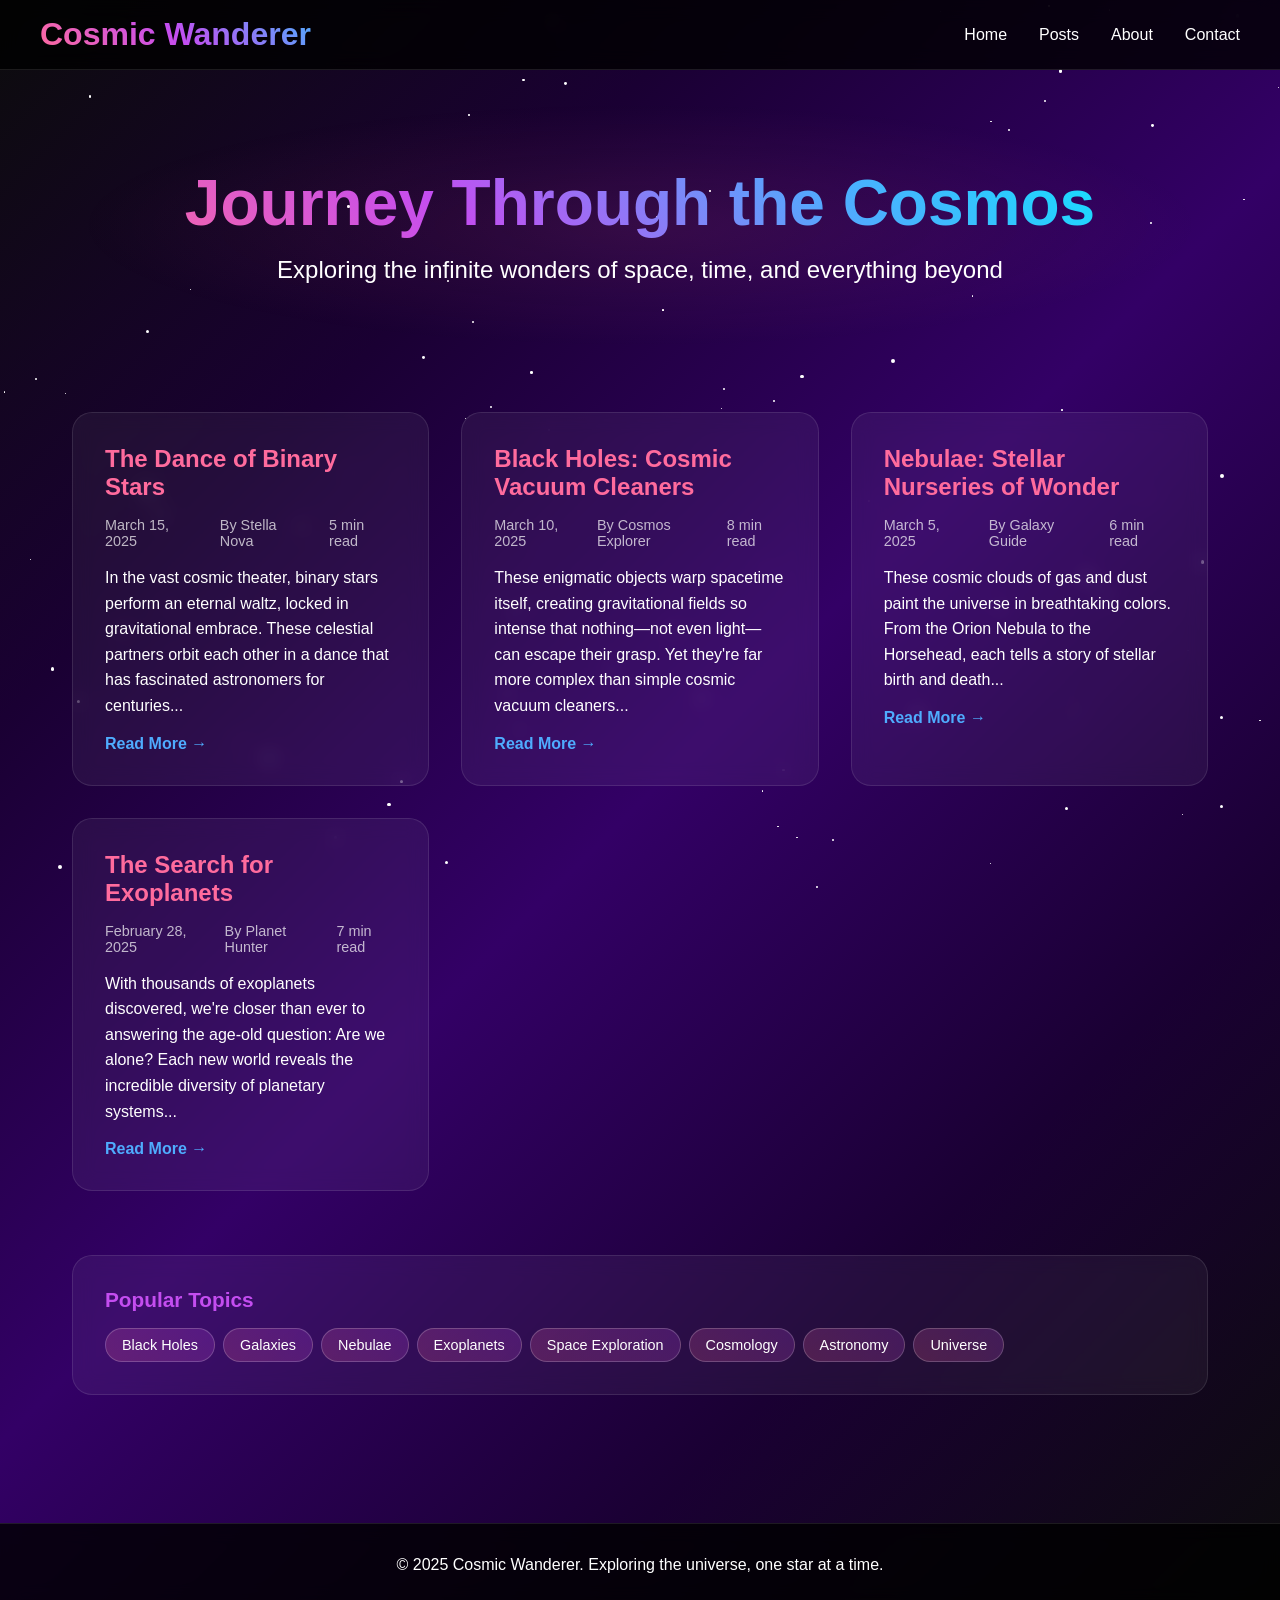
<file: index.html>
<!DOCTYPE html>
<html lang="en">
<head>
    <meta charset="UTF-8">
    <meta name="viewport" content="width=device-width, initial-scale=1.0">
    <title>Cosmic Wanderer - Exploring the Universe</title>
    <style>
        * {
            margin: 0;
            padding: 0;
            box-sizing: border-box;
        }

        body {
            font-family: 'Arial', sans-serif;
            background: linear-gradient(135deg, #0c0c0c 0%, #1a0033 25%, #330066 50%, #1a0033 75%, #0c0c0c 100%);
            color: #ffffff;
            overflow-x: hidden;
            min-height: 100vh;
        }

        /* Animated stars background */
        .stars {
            position: fixed;
            top: 0;
            left: 0;
            width: 100%;
            height: 100%;
            pointer-events: none;
            z-index: -1;
        }

        .star {
            position: absolute;
            background: white;
            border-radius: 50%;
            animation: twinkle 3s ease-in-out infinite alternate;
        }

        @keyframes twinkle {
            0% { opacity: 0.3; transform: scale(1); }
            100% { opacity: 1; transform: scale(1.2); }
        }

        /* Floating particles */
        .particle {
            position: absolute;
            background: radial-gradient(circle, #ff6b9d, transparent);
            border-radius: 50%;
            animation: float 20s linear infinite;
            pointer-events: none;
        }

        @keyframes float {
            0% { transform: translateY(100vh) translateX(0px) rotate(0deg); opacity: 0; }
            10% { opacity: 1; }
            90% { opacity: 1; }
            100% { transform: translateY(-100px) translateX(100px) rotate(360deg); opacity: 0; }
        }

        /* Header */
        header {
            background: rgba(0, 0, 0, 0.8);
            backdrop-filter: blur(10px);
            border-bottom: 1px solid rgba(255, 255, 255, 0.1);
            position: sticky;
            top: 0;
            z-index: 100;
            padding: 1rem 2rem;
        }

        nav {
            display: flex;
            justify-content: space-between;
            align-items: center;
            max-width: 1200px;
            margin: 0 auto;
        }

        .logo {
            font-size: 2rem;
            font-weight: bold;
            background: linear-gradient(45deg, #ff6b9d, #c44df0, #4facfe);
            -webkit-background-clip: text;
            -webkit-text-fill-color: transparent;
            background-clip: text;
            animation: glow 2s ease-in-out infinite alternate;
        }

        @keyframes glow {
            from { filter: drop-shadow(0 0 10px rgba(255, 107, 157, 0.5)); }
            to { filter: drop-shadow(0 0 20px rgba(196, 77, 240, 0.8)); }
        }

        .nav-links {
            display: flex;
            list-style: none;
            gap: 2rem;
        }

        .nav-links a {
            color: #ffffff;
            text-decoration: none;
            transition: all 0.3s ease;
            position: relative;
        }

        .nav-links a:hover {
            color: #ff6b9d;
            transform: translateY(-2px);
        }

        .nav-links a::after {
            content: '';
            position: absolute;
            bottom: -5px;
            left: 0;
            width: 0;
            height: 2px;
            background: linear-gradient(45deg, #ff6b9d, #c44df0);
            transition: width 0.3s ease;
        }

        .nav-links a:hover::after {
            width: 100%;
        }

        /* Main content */
        main {
            max-width: 1200px;
            margin: 0 auto;
            padding: 2rem;
        }

        /* Hero section */
        .hero {
            text-align: center;
            padding: 4rem 0;
            background: radial-gradient(ellipse at center, rgba(255, 107, 157, 0.1) 0%, transparent 70%);
            border-radius: 20px;
            margin-bottom: 4rem;
        }

        .hero h1 {
            font-size: 4rem;
            margin-bottom: 1rem;
            background: linear-gradient(45deg, #ff6b9d, #c44df0, #4facfe, #00f2fe);
            -webkit-background-clip: text;
            -webkit-text-fill-color: transparent;
            background-clip: text;
            animation: slideIn 1s ease-out;
        }

        .hero p {
            font-size: 1.5rem;
            opacity: 0.8;
            animation: slideIn 1s ease-out 0.5s both;
        }

        @keyframes slideIn {
            from { opacity: 0; transform: translateY(30px); }
            to { opacity: 1; transform: translateY(0); }
        }

        /* Blog posts grid */
        .blog-grid {
            display: grid;
            grid-template-columns: repeat(auto-fit, minmax(350px, 1fr));
            gap: 2rem;
            margin-bottom: 4rem;
        }

        .blog-post {
            background: rgba(255, 255, 255, 0.05);
            backdrop-filter: blur(10px);
            border: 1px solid rgba(255, 255, 255, 0.1);
            border-radius: 20px;
            padding: 2rem;
            transition: all 0.3s ease;
            position: relative;
            overflow: hidden;
        }

        .blog-post::before {
            content: '';
            position: absolute;
            top: 0;
            left: 0;
            right: 0;
            height: 3px;
            background: linear-gradient(90deg, #ff6b9d, #c44df0, #4facfe);
            transform: scaleX(0);
            transition: transform 0.3s ease;
        }

        .blog-post:hover {
            transform: translateY(-10px);
            box-shadow: 0 20px 40px rgba(255, 107, 157, 0.2);
        }

        .blog-post:hover::before {
            transform: scaleX(1);
        }

        .blog-post h3 {
            font-size: 1.5rem;
            margin-bottom: 1rem;
            color: #ff6b9d;
        }

        .blog-post .meta {
            display: flex;
            gap: 1rem;
            margin-bottom: 1rem;
            opacity: 0.7;
            font-size: 0.9rem;
        }

        .blog-post p {
            line-height: 1.6;
            margin-bottom: 1rem;
        }

        .read-more {
            color: #4facfe;
            text-decoration: none;
            font-weight: bold;
            transition: all 0.3s ease;
            display: inline-flex;
            align-items: center;
            gap: 0.5rem;
        }

        .read-more:hover {
            color: #ff6b9d;
            transform: translateX(5px);
        }

        /* Sidebar */
        .sidebar {
            background: rgba(255, 255, 255, 0.05);
            backdrop-filter: blur(10px);
            border: 1px solid rgba(255, 255, 255, 0.1);
            border-radius: 20px;
            padding: 2rem;
            margin-bottom: 2rem;
        }

        .sidebar h3 {
            color: #c44df0;
            margin-bottom: 1rem;
            font-size: 1.3rem;
        }

        .tag-cloud {
            display: flex;
            flex-wrap: wrap;
            gap: 0.5rem;
        }

        .tag {
            background: linear-gradient(45deg, rgba(255, 107, 157, 0.2), rgba(196, 77, 240, 0.2));
            padding: 0.5rem 1rem;
            border-radius: 20px;
            border: 1px solid rgba(255, 255, 255, 0.2);
            color: #ffffff;
            text-decoration: none;
            transition: all 0.3s ease;
            font-size: 0.9rem;
        }

        .tag:hover {
            background: linear-gradient(45deg, rgba(255, 107, 157, 0.4), rgba(196, 77, 240, 0.4));
            transform: scale(1.05);
        }

        /* Footer */
        footer {
            background: rgba(0, 0, 0, 0.8);
            backdrop-filter: blur(10px);
            border-top: 1px solid rgba(255, 255, 255, 0.1);
            text-align: center;
            padding: 2rem;
            margin-top: 4rem;
        }

        /* Responsive design */
        @media (max-width: 768px) {
            .nav-links {
                gap: 1rem;
            }
            
            .hero h1 {
                font-size: 2.5rem;
            }
            
            .hero p {
                font-size: 1.2rem;
            }
            
            .blog-grid {
                grid-template-columns: 1fr;
            }
            
            main {
                padding: 1rem;
            }
        }
    </style>
</head>
<body>
    <div class="stars" id="stars"></div>
    
    <header>
        <nav>
            <div class="logo">Cosmic Wanderer</div>
            <ul class="nav-links">
                <li><a href="#home">Home</a></li>
                <li><a href="#posts">Posts</a></li>
                <li><a href="#about">About</a></li>
                <li><a href="#contact">Contact</a></li>
            </ul>
        </nav>
    </header>

    <main>
        <section class="hero">
            <h1>Journey Through the Cosmos</h1>
            <p>Exploring the infinite wonders of space, time, and everything beyond</p>
        </section>

        <section class="blog-grid">
            <article class="blog-post">
                <h3>The Dance of Binary Stars</h3>
                <div class="meta">
                    <span>March 15, 2025</span>
                    <span>By Stella Nova</span>
                    <span>5 min read</span>
                </div>
                <p>In the vast cosmic theater, binary stars perform an eternal waltz, locked in gravitational embrace. These celestial partners orbit each other in a dance that has fascinated astronomers for centuries...</p>
                <a href="#" class="read-more">Read More →</a>
            </article>

            <article class="blog-post">
                <h3>Black Holes: Cosmic Vacuum Cleaners</h3>
                <div class="meta">
                    <span>March 10, 2025</span>
                    <span>By Cosmos Explorer</span>
                    <span>8 min read</span>
                </div>
                <p>These enigmatic objects warp spacetime itself, creating gravitational fields so intense that nothing—not even light—can escape their grasp. Yet they're far more complex than simple cosmic vacuum cleaners...</p>
                <a href="#" class="read-more">Read More →</a>
            </article>

            <article class="blog-post">
                <h3>Nebulae: Stellar Nurseries of Wonder</h3>
                <div class="meta">
                    <span>March 5, 2025</span>
                    <span>By Galaxy Guide</span>
                    <span>6 min read</span>
                </div>
                <p>These cosmic clouds of gas and dust paint the universe in breathtaking colors. From the Orion Nebula to the Horsehead, each tells a story of stellar birth and death...</p>
                <a href="#" class="read-more">Read More →</a>
            </article>

            <article class="blog-post">
                <h3>The Search for Exoplanets</h3>
                <div class="meta">
                    <span>February 28, 2025</span>
                    <span>By Planet Hunter</span>
                    <span>7 min read</span>
                </div>
                <p>With thousands of exoplanets discovered, we're closer than ever to answering the age-old question: Are we alone? Each new world reveals the incredible diversity of planetary systems...</p>
                <a href="#" class="read-more">Read More →</a>
            </article>
        </section>

        <aside class="sidebar">
            <h3>Popular Topics</h3>
            <div class="tag-cloud">
                <a href="#" class="tag">Black Holes</a>
                <a href="#" class="tag">Galaxies</a>
                <a href="#" class="tag">Nebulae</a>
                <a href="#" class="tag">Exoplanets</a>
                <a href="#" class="tag">Space Exploration</a>
                <a href="#" class="tag">Cosmology</a>
                <a href="#" class="tag">Astronomy</a>
                <a href="#" class="tag">Universe</a>
            </div>
        </aside>
    </main>

    <footer>
        <p>&copy; 2025 Cosmic Wanderer. Exploring the universe, one star at a time.</p>
    </footer>

    <script>
        // Create animated stars
        function createStars() {
            const starsContainer = document.getElementById('stars');
            const starCount = 100;

            for (let i = 0; i < starCount; i++) {
                const star = document.createElement('div');
                star.className = 'star';
                star.style.left = Math.random() * 100 + '%';
                star.style.top = Math.random() * 100 + '%';
                star.style.width = Math.random() * 3 + 1 + 'px';
                star.style.height = star.style.width;
                star.style.animationDelay = Math.random() * 3 + 's';
                starsContainer.appendChild(star);
            }
        }

        // Create floating particles
        function createParticles() {
            setInterval(() => {
                const particle = document.createElement('div');
                particle.className = 'particle';
                particle.style.left = Math.random() * 100 + '%';
                particle.style.width = Math.random() * 4 + 2 + 'px';
                particle.style.height = particle.style.width;
                particle.style.animationDuration = (Math.random() * 10 + 15) + 's';
                document.body.appendChild(particle);

                // Remove particle after animation
                setTimeout(() => {
                    particle.remove();
                }, 25000);
            }, 3000);
        }

        // Smooth scrolling for navigation links
        document.querySelectorAll('a[href^="#"]').forEach(anchor => {
            anchor.addEventListener('click', function (e) {
                e.preventDefault();
                const target = document.querySelector(this.getAttribute('href'));
                if (target) {
                    target.scrollIntoView({
                        behavior: 'smooth'
                    });
                }
            });
        });

        // Initialize animations
        createStars();
        createParticles();

        // Add parallax effect to hero section
        window.addEventListener('scroll', () => {
            const scrolled = window.pageYOffset;
            const hero = document.querySelector('.hero');
            if (hero) {
                hero.style.transform = `translateY(${scrolled * 0.5}px)`;
            }
        });
    </script>
</body>
</html>
</file>
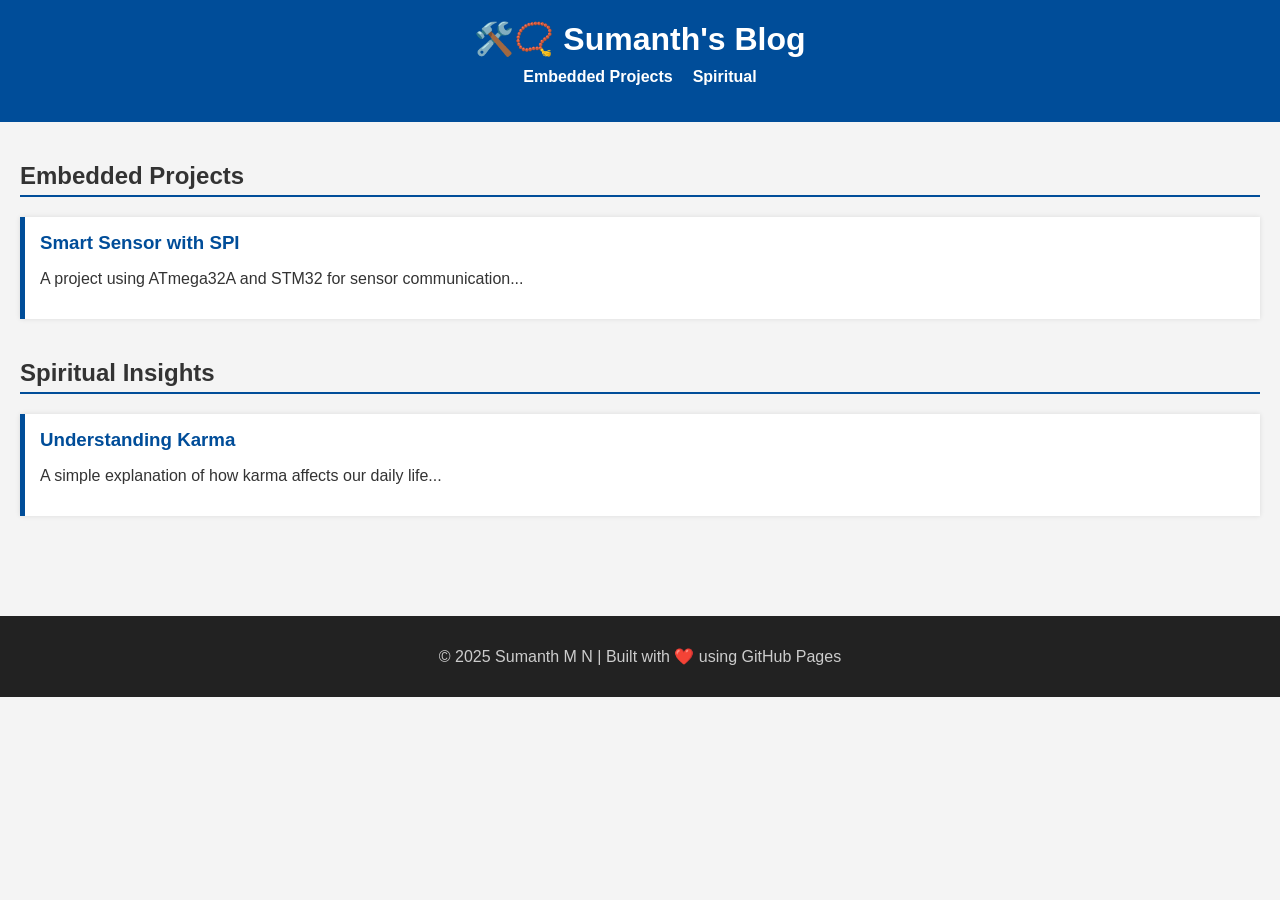
<file: root/index.html>
<!DOCTYPE html>
<html lang="en">
<head>
  <meta charset="UTF-8" />
  <meta name="viewport" content="width=device-width, initial-scale=1.0"/>
  <title>Sumanth's Blog</title>
  <link rel="stylesheet" href="style.css" />
</head>
<body>
  <header>
    <h1>🛠️📿 Sumanth's Blog</h1>
    <nav>
      <ul>
        <li><a href="#embedded">Embedded Projects</a></li>
        <li><a href="#spiritual">Spiritual</a></li>
      </ul>
    </nav>
  </header>

  <main>
    <section id="embedded">
      <h2>Embedded Projects</h2>
      <div class="post-list">
        <article>
          <h3><a href="posts/embedded1.html">Smart Sensor with SPI</a></h3>
          <p>A project using ATmega32A and STM32 for sensor communication...</p>
        </article>
        <!-- Add more articles here -->
      </div>
    </section>

    <section id="spiritual">
      <h2>Spiritual Insights</h2>
      <div class="post-list">
        <article>
          <h3><a href="posts/spiritual1.html">Understanding Karma</a></h3>
          <p>A simple explanation of how karma affects our daily life...</p>
        </article>
        <!-- Add more articles here -->
      </div>
    </section>
  </main>

  <footer>
    <p>© 2025 Sumanth M N | Built with ❤️ using GitHub Pages</p>
  </footer>
</body>
</html>
</file>
<file: root/style.css>
body {
  font-family: Arial, sans-serif;
  margin: 0;
  padding: 0;
  background: #f4f4f4;
  color: #333;
}

header {
  background-color: #004d99;
  color: white;
  padding: 20px 0;
  text-align: center;
}

header h1 {
  margin: 0;
}

nav ul {
  list-style: none;
  padding: 0;
  display: flex;
  justify-content: center;
  gap: 20px;
  margin-top: 10px;
}

nav ul li a {
  color: #fff;
  text-decoration: none;
  font-weight: bold;
}

main {
  padding: 20px;
}

section {
  margin-bottom: 40px;
}

h2 {
  border-bottom: 2px solid #004d99;
  padding-bottom: 5px;
}

.post-list article {
  background: #fff;
  padding: 15px;
  margin: 10px 0;
  border-left: 5px solid #004d99;
  box-shadow: 0 0 5px rgba(0,0,0,0.1);
}

.post-list h3 {
  margin: 0 0 5px 0;
}

.post-list a {
  text-decoration: none;
  color: #004d99;
}

footer {
  background-color: #222;
  color: #ccc;
  text-align: center;
  padding: 15px 0;
  margin-top: 40px;
}
</file>
